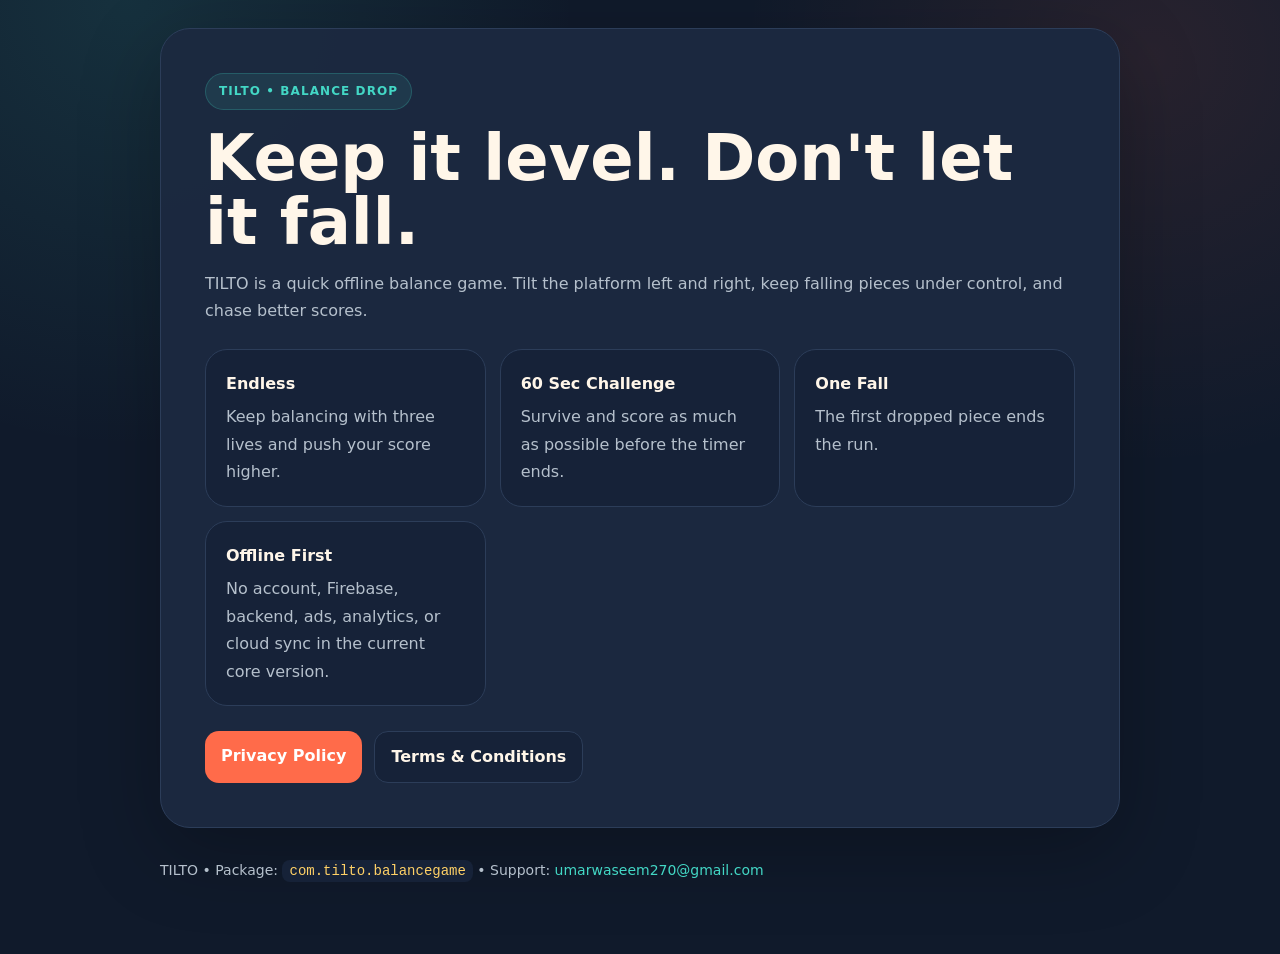
<file: docs/index.html>
<!doctype html>
<html lang="en">
<head>
  <meta charset="utf-8">
  <meta name="viewport" content="width=device-width,initial-scale=1">
  <title>TILTO — Balance Drop</title>
  <meta name="description" content="TILTO is an offline casual balance game where you tilt a platform and keep falling pieces from dropping.">
  <link rel="stylesheet" href="style.css">
</head>
<body>
<main class="wrap">
  <section class="hero">
    <span class="badge">TILTO • BALANCE DROP</span>
    <h1>Keep it level. Don't let it fall.</h1>
    <p class="muted">TILTO is a quick offline balance game. Tilt the platform left and right, keep falling pieces under control, and chase better scores.</p>

    <div class="grid">
      <div class="card"><strong>Endless</strong><span class="muted">Keep balancing with three lives and push your score higher.</span></div>
      <div class="card"><strong>60 Sec Challenge</strong><span class="muted">Survive and score as much as possible before the timer ends.</span></div>
      <div class="card"><strong>One Fall</strong><span class="muted">The first dropped piece ends the run.</span></div>
      <div class="card"><strong>Offline First</strong><span class="muted">No account, Firebase, backend, ads, analytics, or cloud sync in the current core version.</span></div>
    </div>

    <div class="nav">
      <a class="btn" href="privacy.html">Privacy Policy</a>
      <a class="btn alt" href="terms.html">Terms &amp; Conditions</a>
    </div>
  </section>

  <footer>
    TILTO • Package: <code>com.tilto.balancegame</code> • Support:
    <a href="mailto:umarwaseem270@gmail.com">umarwaseem270@gmail.com</a>
  </footer>
</main>
</body>
</html>
</file>
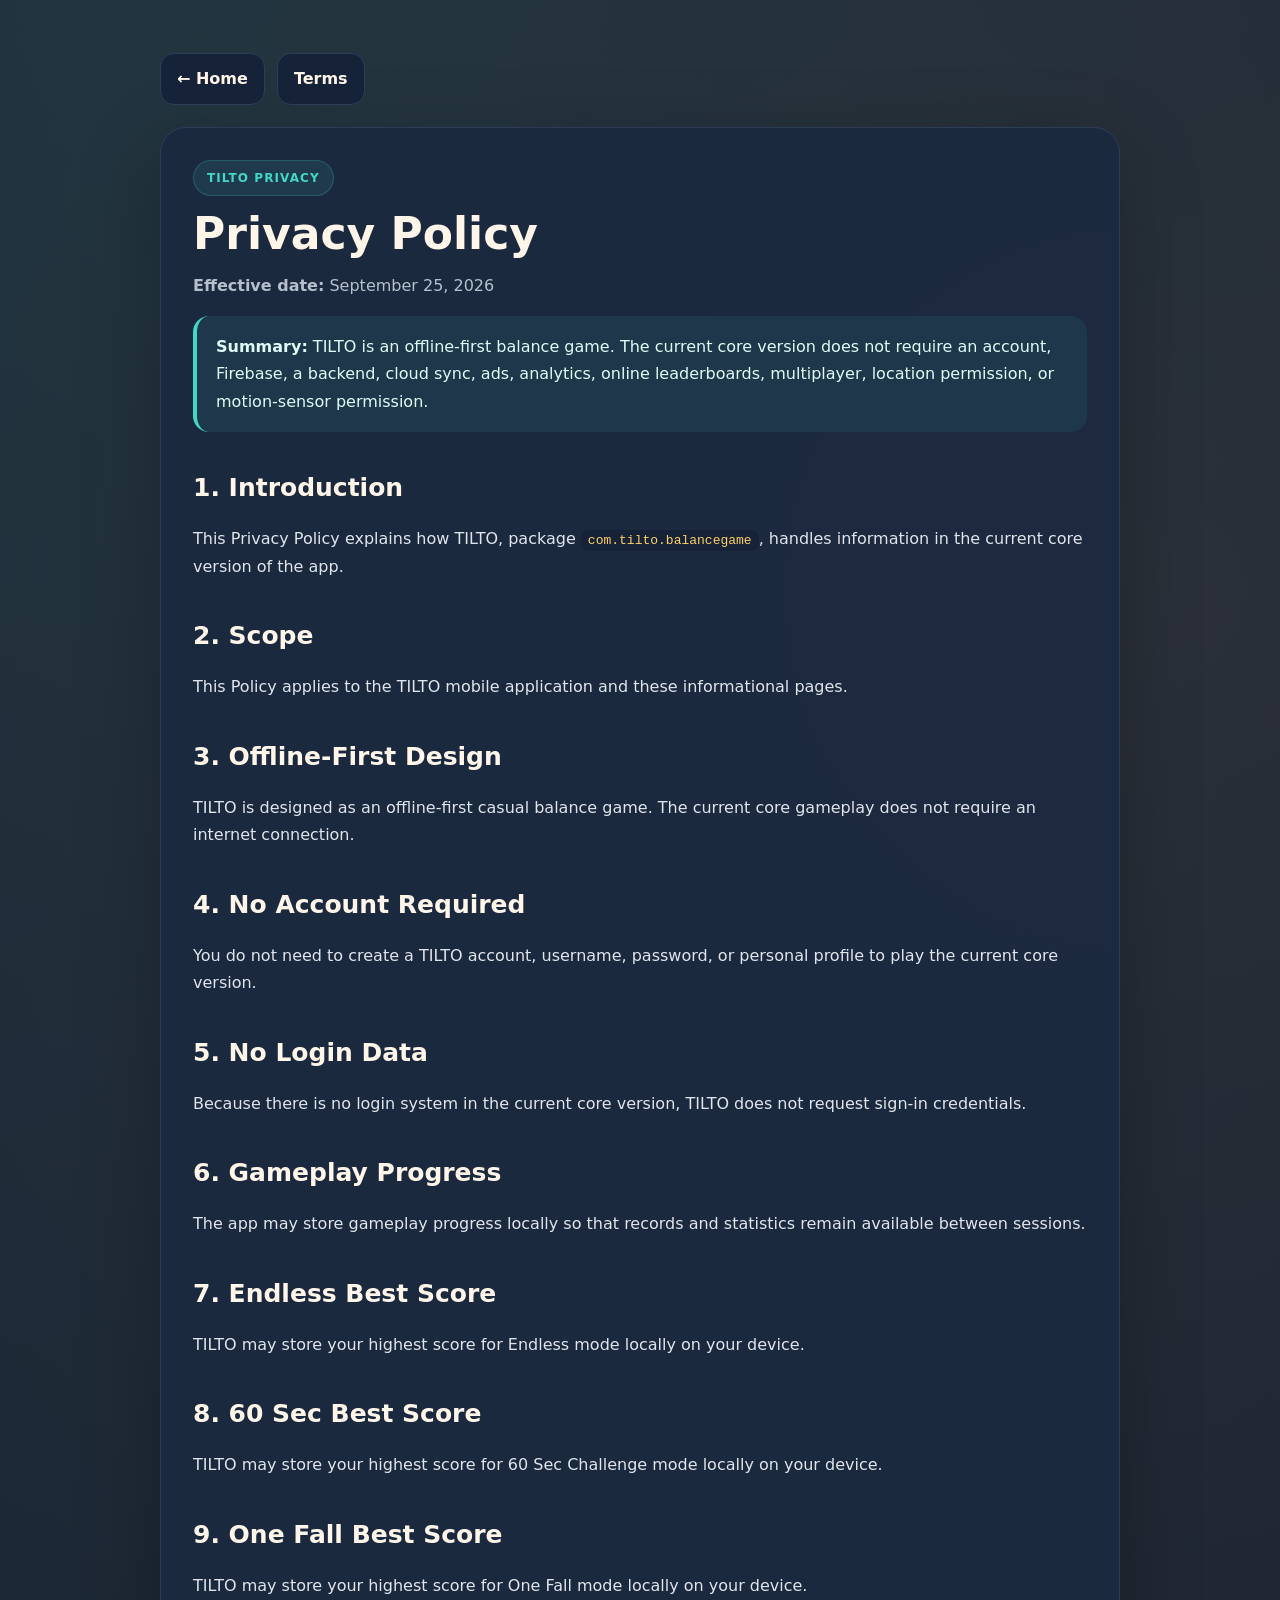
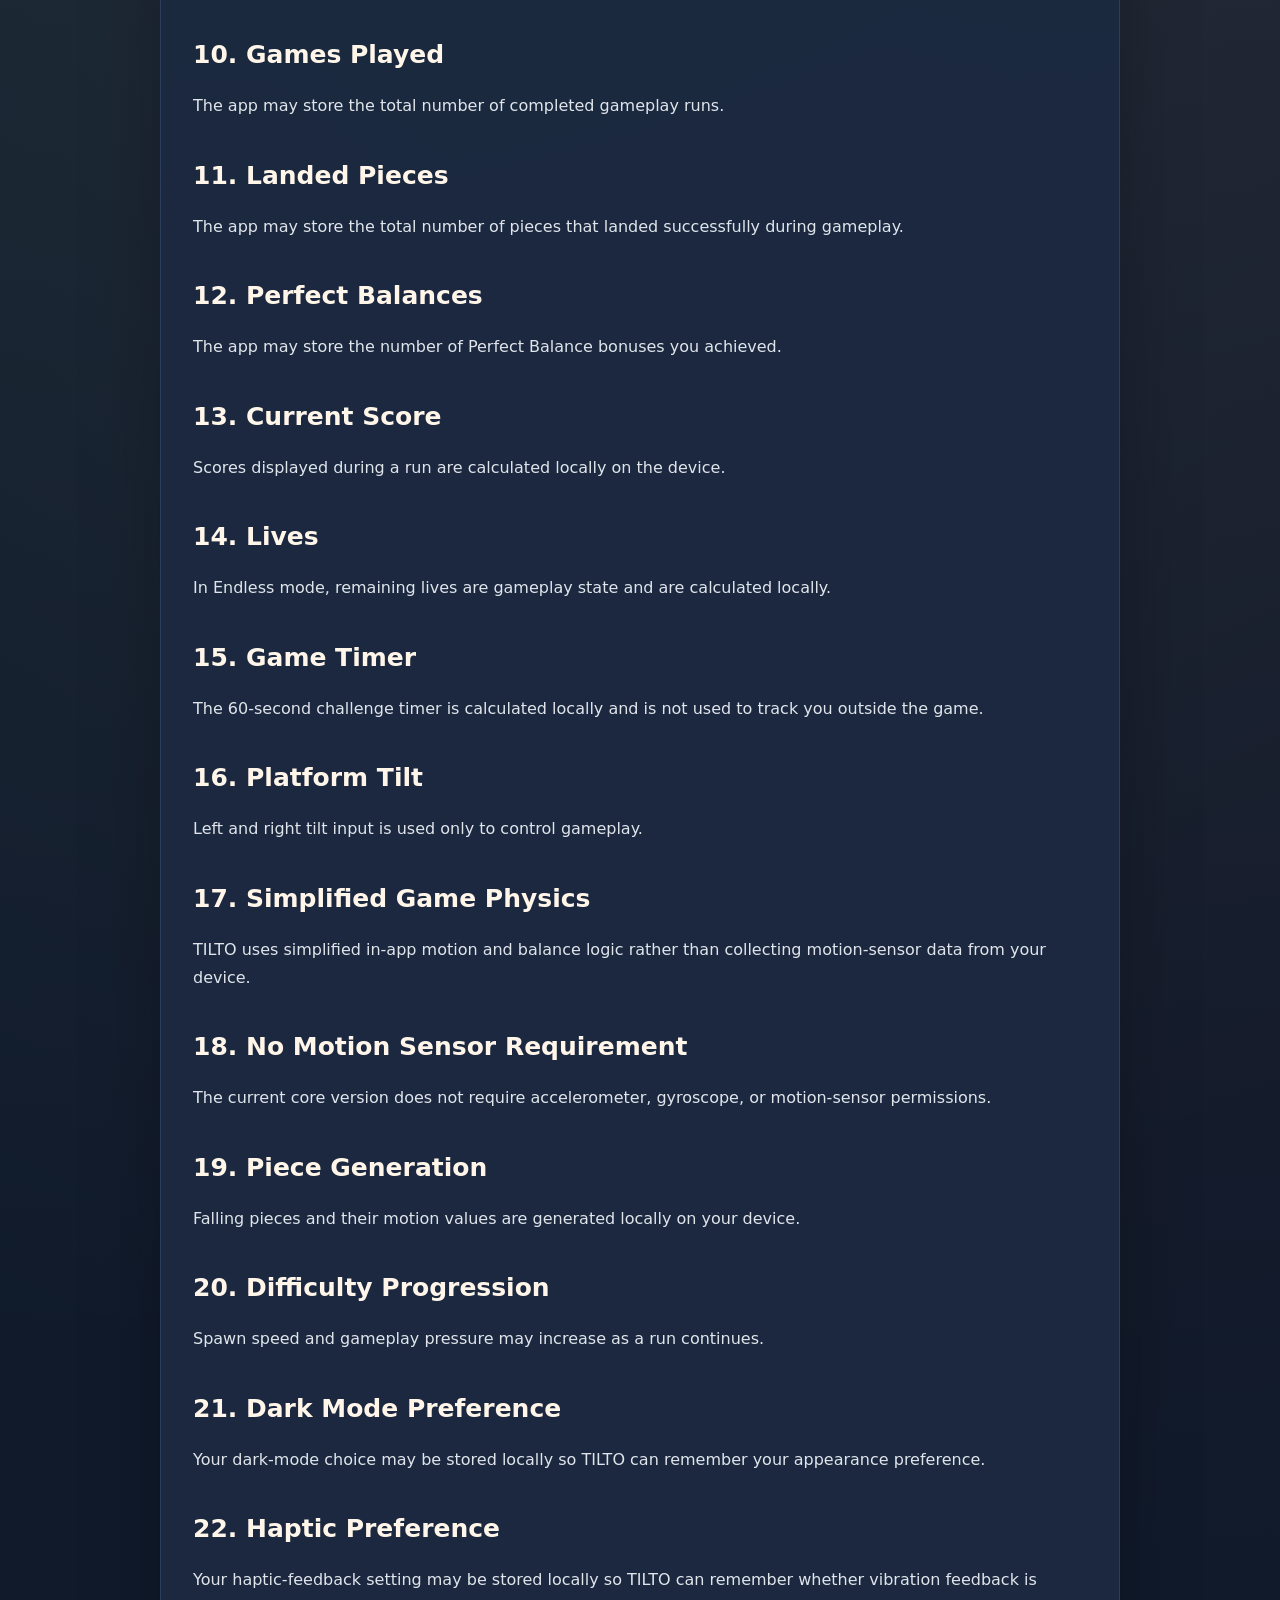
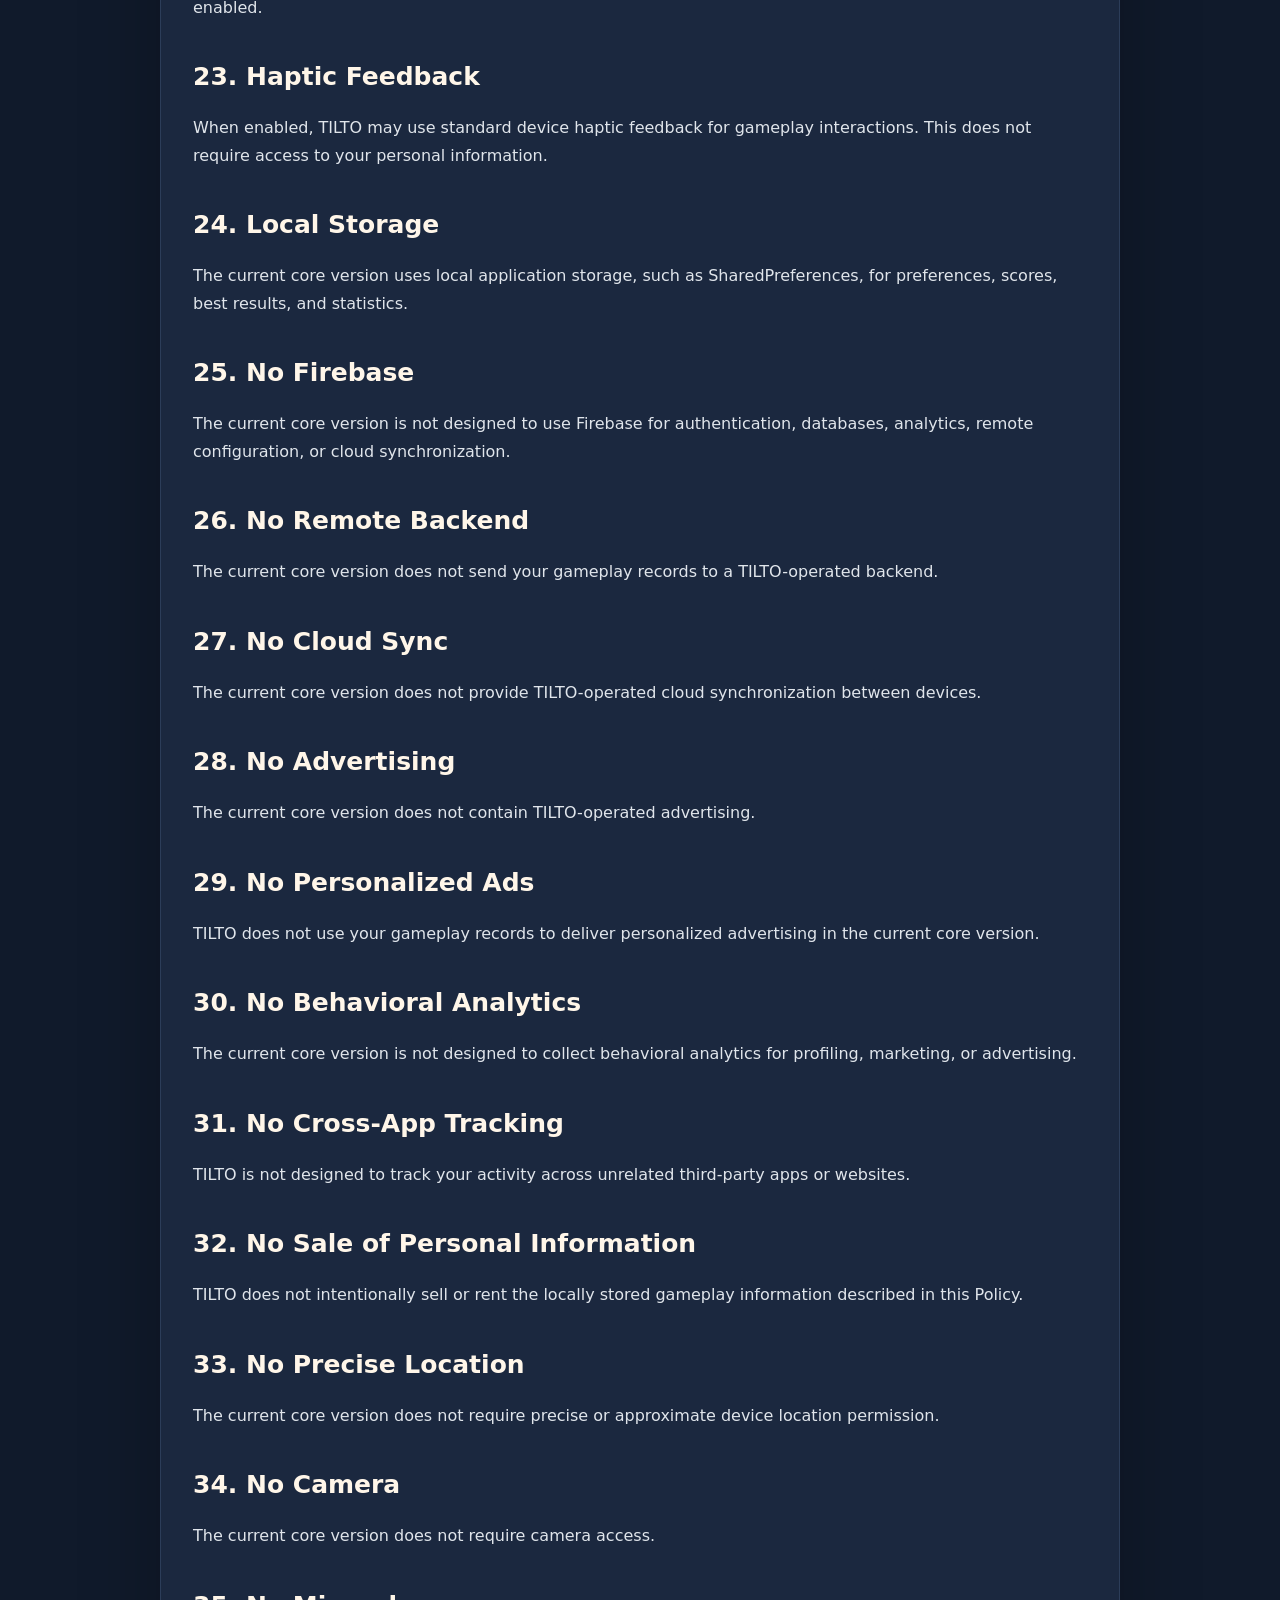
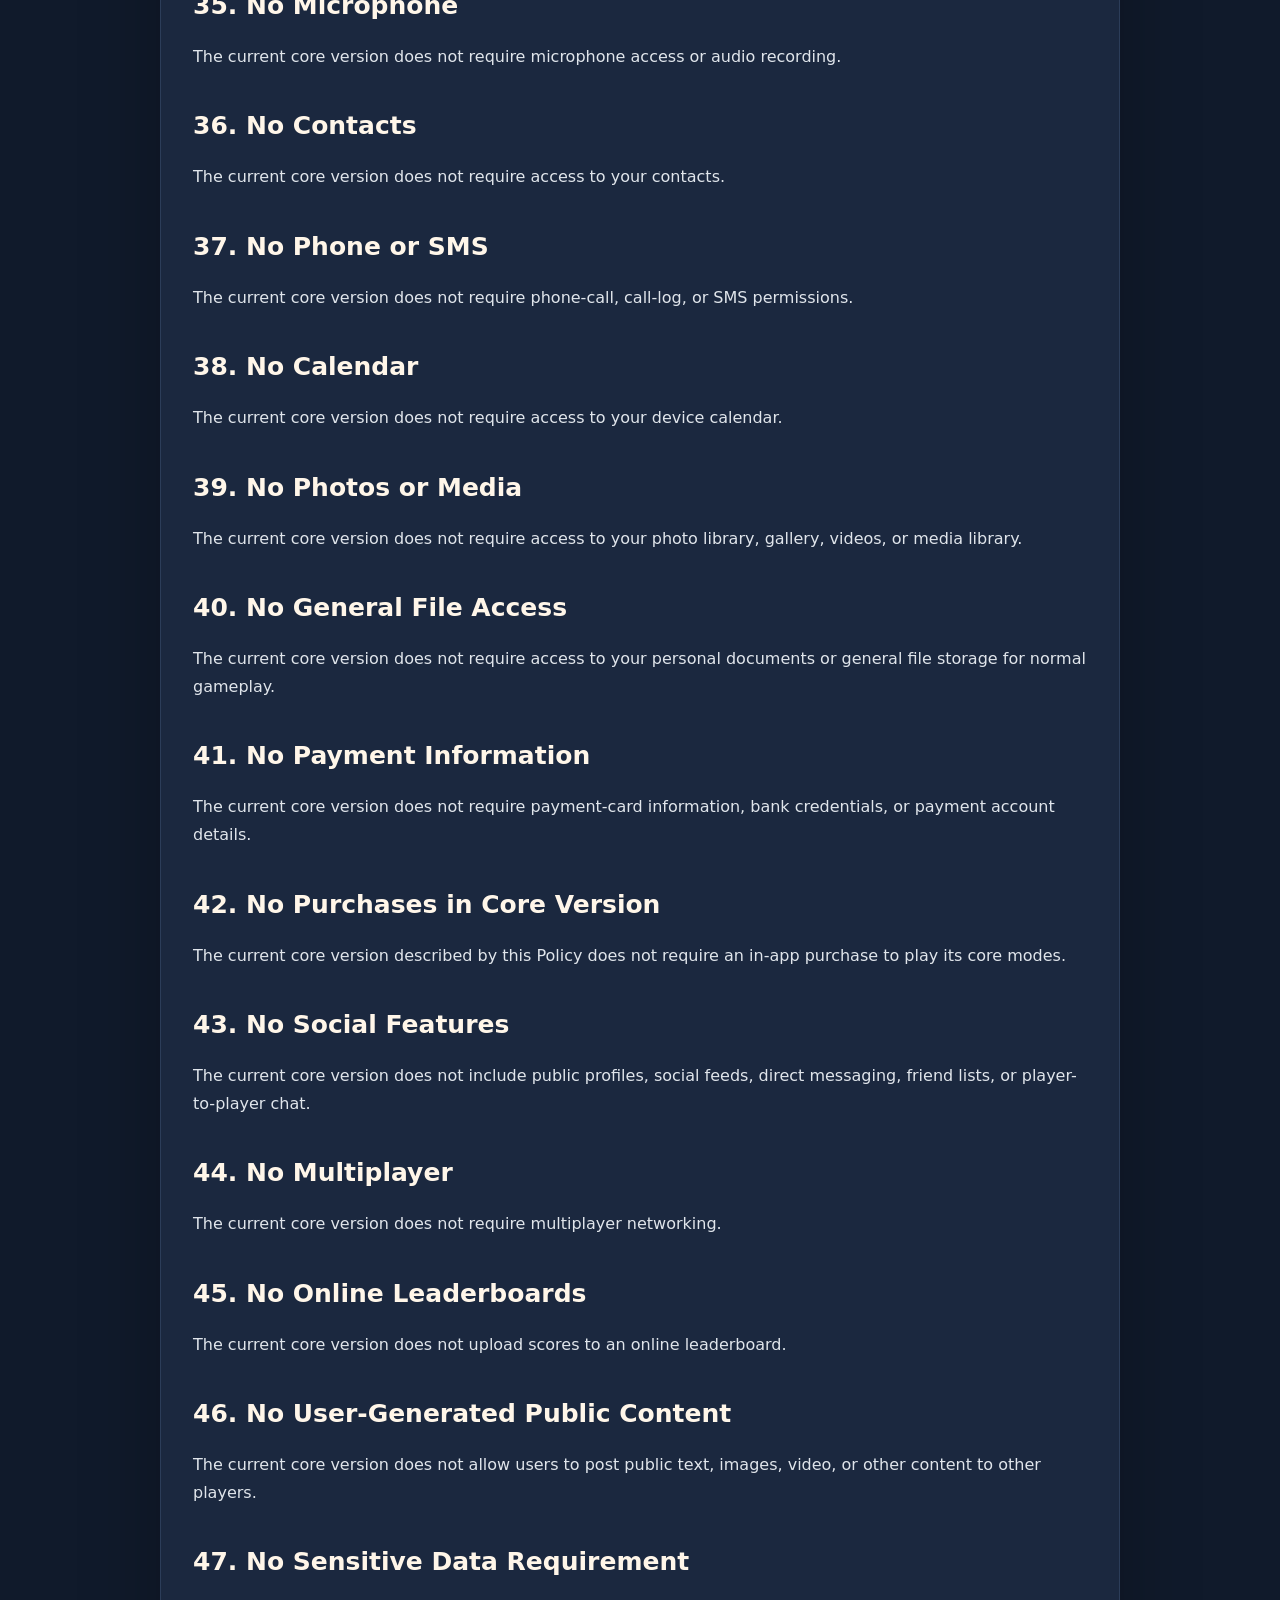
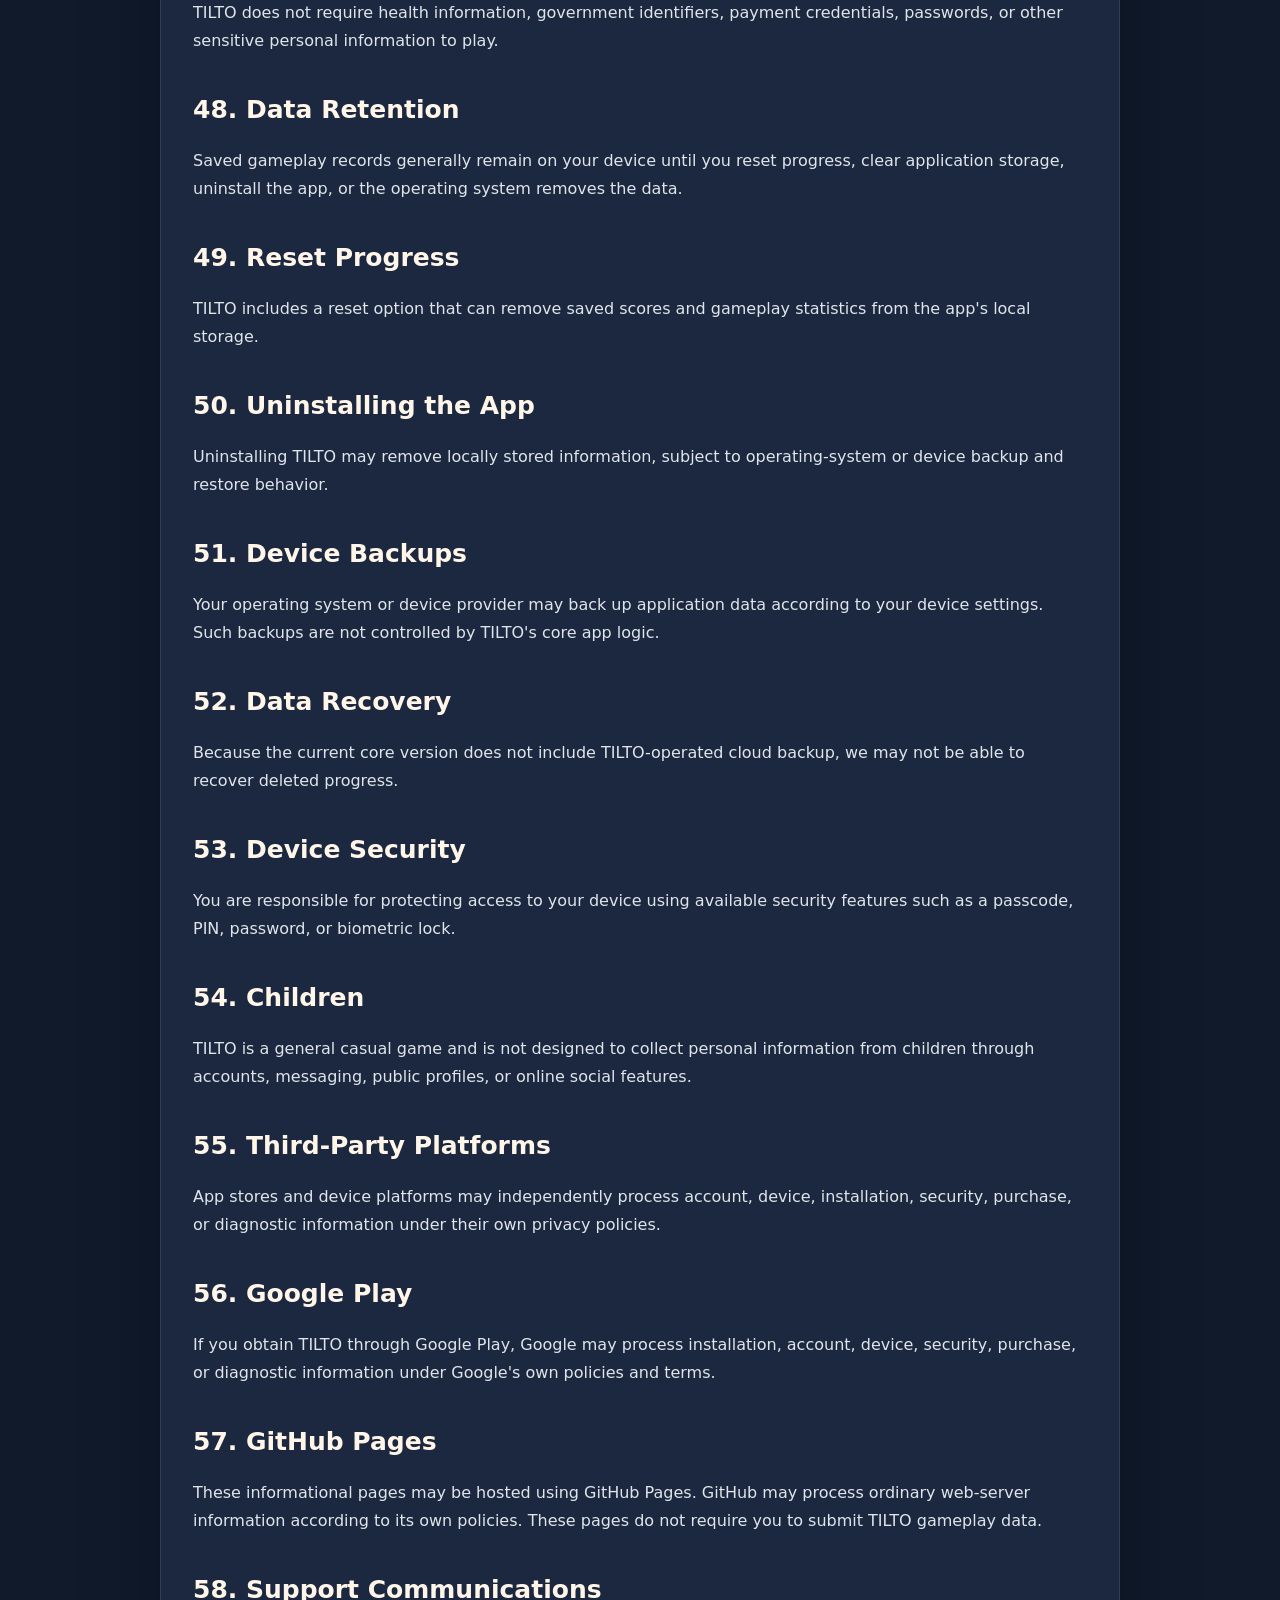
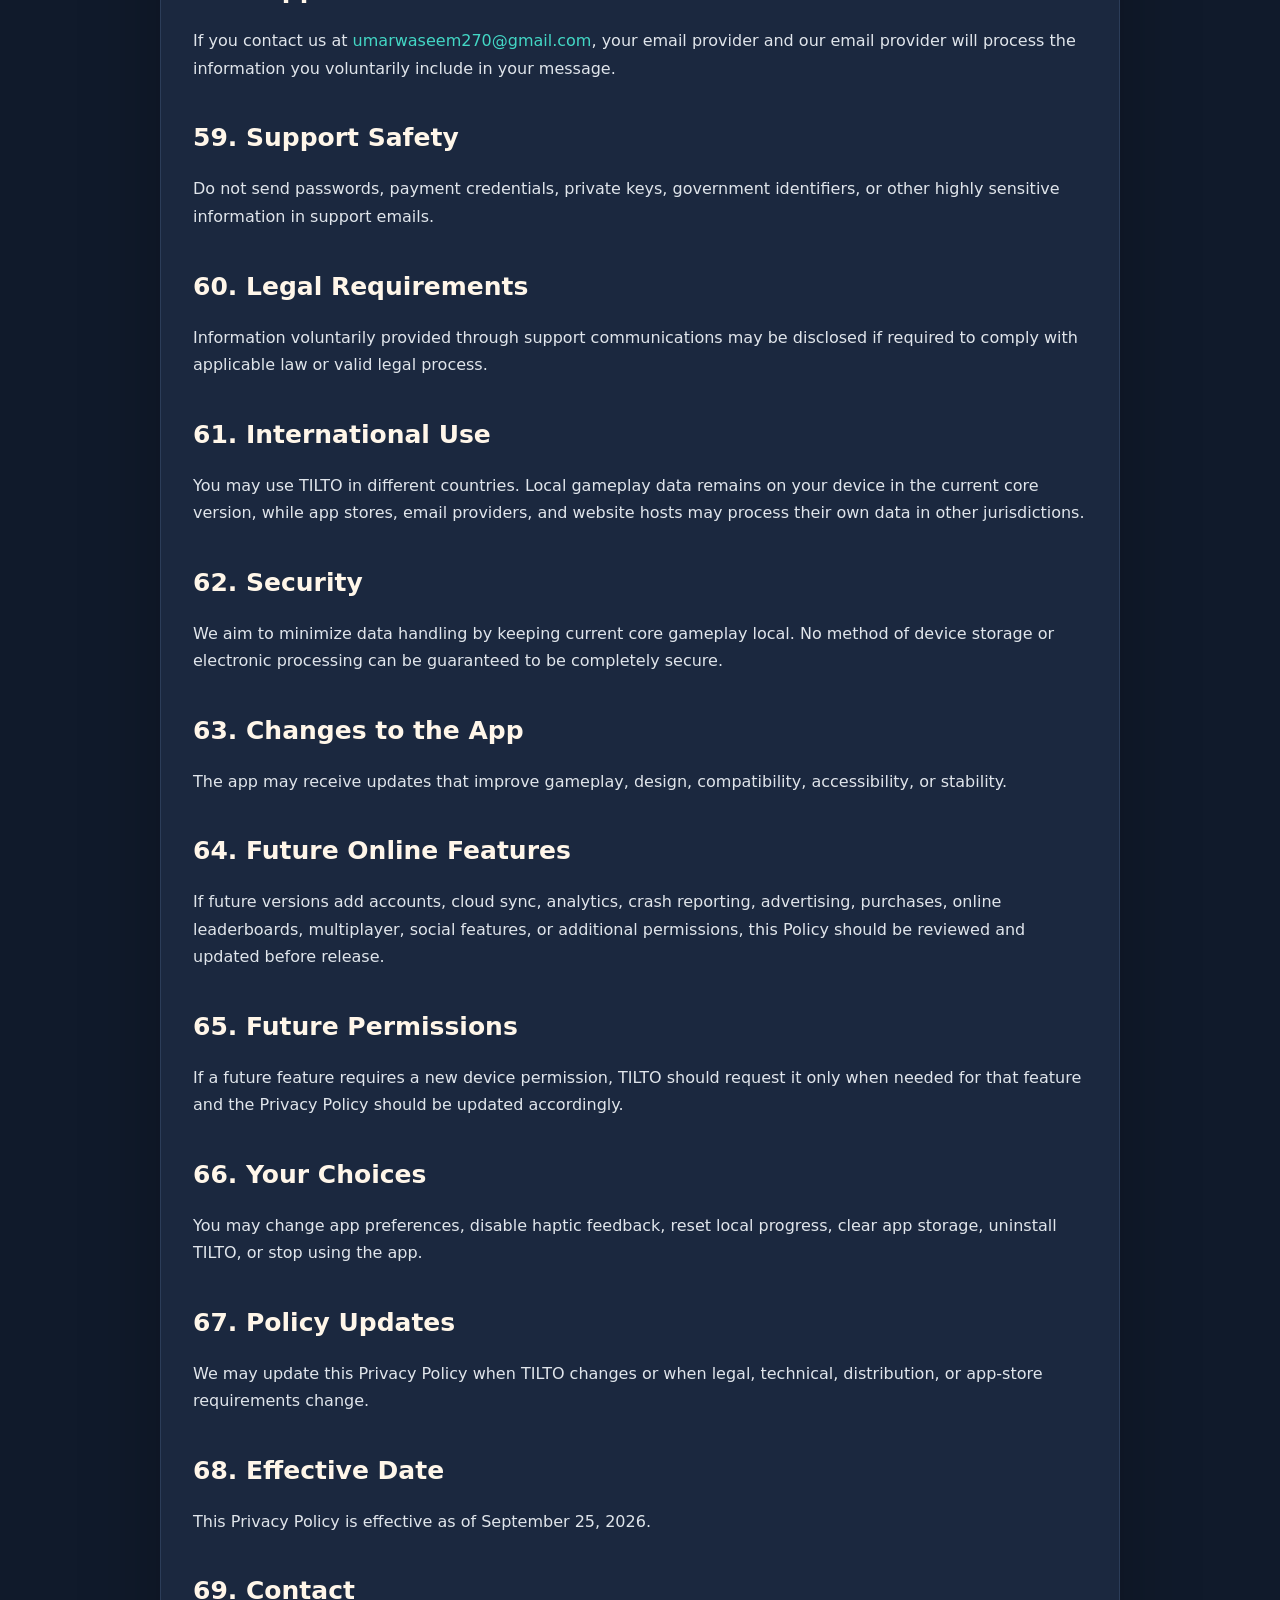
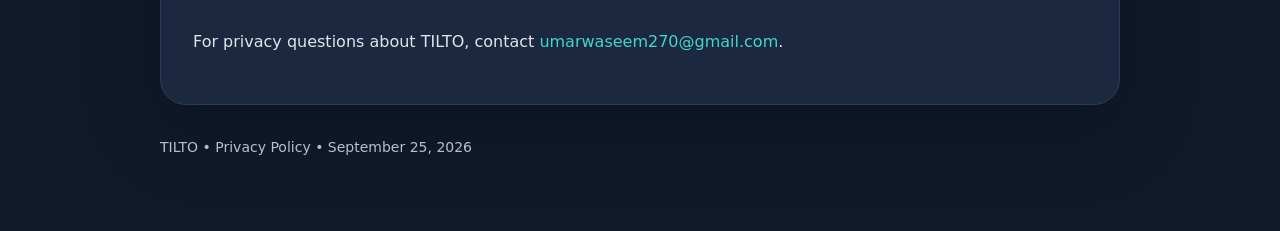
<file: docs/privacy.html>
<!doctype html>
<html lang="en">
<head>
  <meta charset="utf-8">
  <meta name="viewport" content="width=device-width,initial-scale=1">
  <title>Privacy Policy — TILTO</title>
  <meta name="description" content="Privacy Policy for TILTO, an offline casual balance game.">
  <link rel="stylesheet" href="style.css">
</head>
<body>
<main class="wrap">
  <div class="nav">
    <a class="btn alt" href="index.html">← Home</a>
    <a class="btn alt" href="terms.html">Terms</a>
  </div>

  <article class="article">
    <span class="badge">TILTO PRIVACY</span>
    <h1 style="font-size:44px">Privacy Policy</h1>
    <p class="muted"><strong>Effective date:</strong> September 25, 2026</p>

    <div class="notice">
      <strong>Summary:</strong> TILTO is an offline-first balance game. The current core version does not require an account, Firebase, a backend, cloud sync, ads, analytics, online leaderboards, multiplayer, location permission, or motion-sensor permission.
    </div>

    <h2>1. Introduction</h2>
<p>This Privacy Policy explains how TILTO, package <code>com.tilto.balancegame</code>, handles information in the current core version of the app.</p>
<h2>2. Scope</h2>
<p>This Policy applies to the TILTO mobile application and these informational pages.</p>
<h2>3. Offline-First Design</h2>
<p>TILTO is designed as an offline-first casual balance game. The current core gameplay does not require an internet connection.</p>
<h2>4. No Account Required</h2>
<p>You do not need to create a TILTO account, username, password, or personal profile to play the current core version.</p>
<h2>5. No Login Data</h2>
<p>Because there is no login system in the current core version, TILTO does not request sign-in credentials.</p>
<h2>6. Gameplay Progress</h2>
<p>The app may store gameplay progress locally so that records and statistics remain available between sessions.</p>
<h2>7. Endless Best Score</h2>
<p>TILTO may store your highest score for Endless mode locally on your device.</p>
<h2>8. 60 Sec Best Score</h2>
<p>TILTO may store your highest score for 60 Sec Challenge mode locally on your device.</p>
<h2>9. One Fall Best Score</h2>
<p>TILTO may store your highest score for One Fall mode locally on your device.</p>
<h2>10. Games Played</h2>
<p>The app may store the total number of completed gameplay runs.</p>
<h2>11. Landed Pieces</h2>
<p>The app may store the total number of pieces that landed successfully during gameplay.</p>
<h2>12. Perfect Balances</h2>
<p>The app may store the number of Perfect Balance bonuses you achieved.</p>
<h2>13. Current Score</h2>
<p>Scores displayed during a run are calculated locally on the device.</p>
<h2>14. Lives</h2>
<p>In Endless mode, remaining lives are gameplay state and are calculated locally.</p>
<h2>15. Game Timer</h2>
<p>The 60-second challenge timer is calculated locally and is not used to track you outside the game.</p>
<h2>16. Platform Tilt</h2>
<p>Left and right tilt input is used only to control gameplay.</p>
<h2>17. Simplified Game Physics</h2>
<p>TILTO uses simplified in-app motion and balance logic rather than collecting motion-sensor data from your device.</p>
<h2>18. No Motion Sensor Requirement</h2>
<p>The current core version does not require accelerometer, gyroscope, or motion-sensor permissions.</p>
<h2>19. Piece Generation</h2>
<p>Falling pieces and their motion values are generated locally on your device.</p>
<h2>20. Difficulty Progression</h2>
<p>Spawn speed and gameplay pressure may increase as a run continues.</p>
<h2>21. Dark Mode Preference</h2>
<p>Your dark-mode choice may be stored locally so TILTO can remember your appearance preference.</p>
<h2>22. Haptic Preference</h2>
<p>Your haptic-feedback setting may be stored locally so TILTO can remember whether vibration feedback is enabled.</p>
<h2>23. Haptic Feedback</h2>
<p>When enabled, TILTO may use standard device haptic feedback for gameplay interactions. This does not require access to your personal information.</p>
<h2>24. Local Storage</h2>
<p>The current core version uses local application storage, such as SharedPreferences, for preferences, scores, best results, and statistics.</p>
<h2>25. No Firebase</h2>
<p>The current core version is not designed to use Firebase for authentication, databases, analytics, remote configuration, or cloud synchronization.</p>
<h2>26. No Remote Backend</h2>
<p>The current core version does not send your gameplay records to a TILTO-operated backend.</p>
<h2>27. No Cloud Sync</h2>
<p>The current core version does not provide TILTO-operated cloud synchronization between devices.</p>
<h2>28. No Advertising</h2>
<p>The current core version does not contain TILTO-operated advertising.</p>
<h2>29. No Personalized Ads</h2>
<p>TILTO does not use your gameplay records to deliver personalized advertising in the current core version.</p>
<h2>30. No Behavioral Analytics</h2>
<p>The current core version is not designed to collect behavioral analytics for profiling, marketing, or advertising.</p>
<h2>31. No Cross-App Tracking</h2>
<p>TILTO is not designed to track your activity across unrelated third-party apps or websites.</p>
<h2>32. No Sale of Personal Information</h2>
<p>TILTO does not intentionally sell or rent the locally stored gameplay information described in this Policy.</p>
<h2>33. No Precise Location</h2>
<p>The current core version does not require precise or approximate device location permission.</p>
<h2>34. No Camera</h2>
<p>The current core version does not require camera access.</p>
<h2>35. No Microphone</h2>
<p>The current core version does not require microphone access or audio recording.</p>
<h2>36. No Contacts</h2>
<p>The current core version does not require access to your contacts.</p>
<h2>37. No Phone or SMS</h2>
<p>The current core version does not require phone-call, call-log, or SMS permissions.</p>
<h2>38. No Calendar</h2>
<p>The current core version does not require access to your device calendar.</p>
<h2>39. No Photos or Media</h2>
<p>The current core version does not require access to your photo library, gallery, videos, or media library.</p>
<h2>40. No General File Access</h2>
<p>The current core version does not require access to your personal documents or general file storage for normal gameplay.</p>
<h2>41. No Payment Information</h2>
<p>The current core version does not require payment-card information, bank credentials, or payment account details.</p>
<h2>42. No Purchases in Core Version</h2>
<p>The current core version described by this Policy does not require an in-app purchase to play its core modes.</p>
<h2>43. No Social Features</h2>
<p>The current core version does not include public profiles, social feeds, direct messaging, friend lists, or player-to-player chat.</p>
<h2>44. No Multiplayer</h2>
<p>The current core version does not require multiplayer networking.</p>
<h2>45. No Online Leaderboards</h2>
<p>The current core version does not upload scores to an online leaderboard.</p>
<h2>46. No User-Generated Public Content</h2>
<p>The current core version does not allow users to post public text, images, video, or other content to other players.</p>
<h2>47. No Sensitive Data Requirement</h2>
<p>TILTO does not require health information, government identifiers, payment credentials, passwords, or other sensitive personal information to play.</p>
<h2>48. Data Retention</h2>
<p>Saved gameplay records generally remain on your device until you reset progress, clear application storage, uninstall the app, or the operating system removes the data.</p>
<h2>49. Reset Progress</h2>
<p>TILTO includes a reset option that can remove saved scores and gameplay statistics from the app's local storage.</p>
<h2>50. Uninstalling the App</h2>
<p>Uninstalling TILTO may remove locally stored information, subject to operating-system or device backup and restore behavior.</p>
<h2>51. Device Backups</h2>
<p>Your operating system or device provider may back up application data according to your device settings. Such backups are not controlled by TILTO's core app logic.</p>
<h2>52. Data Recovery</h2>
<p>Because the current core version does not include TILTO-operated cloud backup, we may not be able to recover deleted progress.</p>
<h2>53. Device Security</h2>
<p>You are responsible for protecting access to your device using available security features such as a passcode, PIN, password, or biometric lock.</p>
<h2>54. Children</h2>
<p>TILTO is a general casual game and is not designed to collect personal information from children through accounts, messaging, public profiles, or online social features.</p>
<h2>55. Third-Party Platforms</h2>
<p>App stores and device platforms may independently process account, device, installation, security, purchase, or diagnostic information under their own privacy policies.</p>
<h2>56. Google Play</h2>
<p>If you obtain TILTO through Google Play, Google may process installation, account, device, security, purchase, or diagnostic information under Google's own policies and terms.</p>
<h2>57. GitHub Pages</h2>
<p>These informational pages may be hosted using GitHub Pages. GitHub may process ordinary web-server information according to its own policies. These pages do not require you to submit TILTO gameplay data.</p>
<h2>58. Support Communications</h2>
<p>If you contact us at <a href='mailto:umarwaseem270@gmail.com'>umarwaseem270@gmail.com</a>, your email provider and our email provider will process the information you voluntarily include in your message.</p>
<h2>59. Support Safety</h2>
<p>Do not send passwords, payment credentials, private keys, government identifiers, or other highly sensitive information in support emails.</p>
<h2>60. Legal Requirements</h2>
<p>Information voluntarily provided through support communications may be disclosed if required to comply with applicable law or valid legal process.</p>
<h2>61. International Use</h2>
<p>You may use TILTO in different countries. Local gameplay data remains on your device in the current core version, while app stores, email providers, and website hosts may process their own data in other jurisdictions.</p>
<h2>62. Security</h2>
<p>We aim to minimize data handling by keeping current core gameplay local. No method of device storage or electronic processing can be guaranteed to be completely secure.</p>
<h2>63. Changes to the App</h2>
<p>The app may receive updates that improve gameplay, design, compatibility, accessibility, or stability.</p>
<h2>64. Future Online Features</h2>
<p>If future versions add accounts, cloud sync, analytics, crash reporting, advertising, purchases, online leaderboards, multiplayer, social features, or additional permissions, this Policy should be reviewed and updated before release.</p>
<h2>65. Future Permissions</h2>
<p>If a future feature requires a new device permission, TILTO should request it only when needed for that feature and the Privacy Policy should be updated accordingly.</p>
<h2>66. Your Choices</h2>
<p>You may change app preferences, disable haptic feedback, reset local progress, clear app storage, uninstall TILTO, or stop using the app.</p>
<h2>67. Policy Updates</h2>
<p>We may update this Privacy Policy when TILTO changes or when legal, technical, distribution, or app-store requirements change.</p>
<h2>68. Effective Date</h2>
<p>This Privacy Policy is effective as of September 25, 2026.</p>
<h2>69. Contact</h2>
<p>For privacy questions about TILTO, contact <a href='mailto:umarwaseem270@gmail.com'>umarwaseem270@gmail.com</a>.</p>
  </article>

  <footer>TILTO • Privacy Policy • September 25, 2026</footer>
</main>
</body>
</html>
</file>
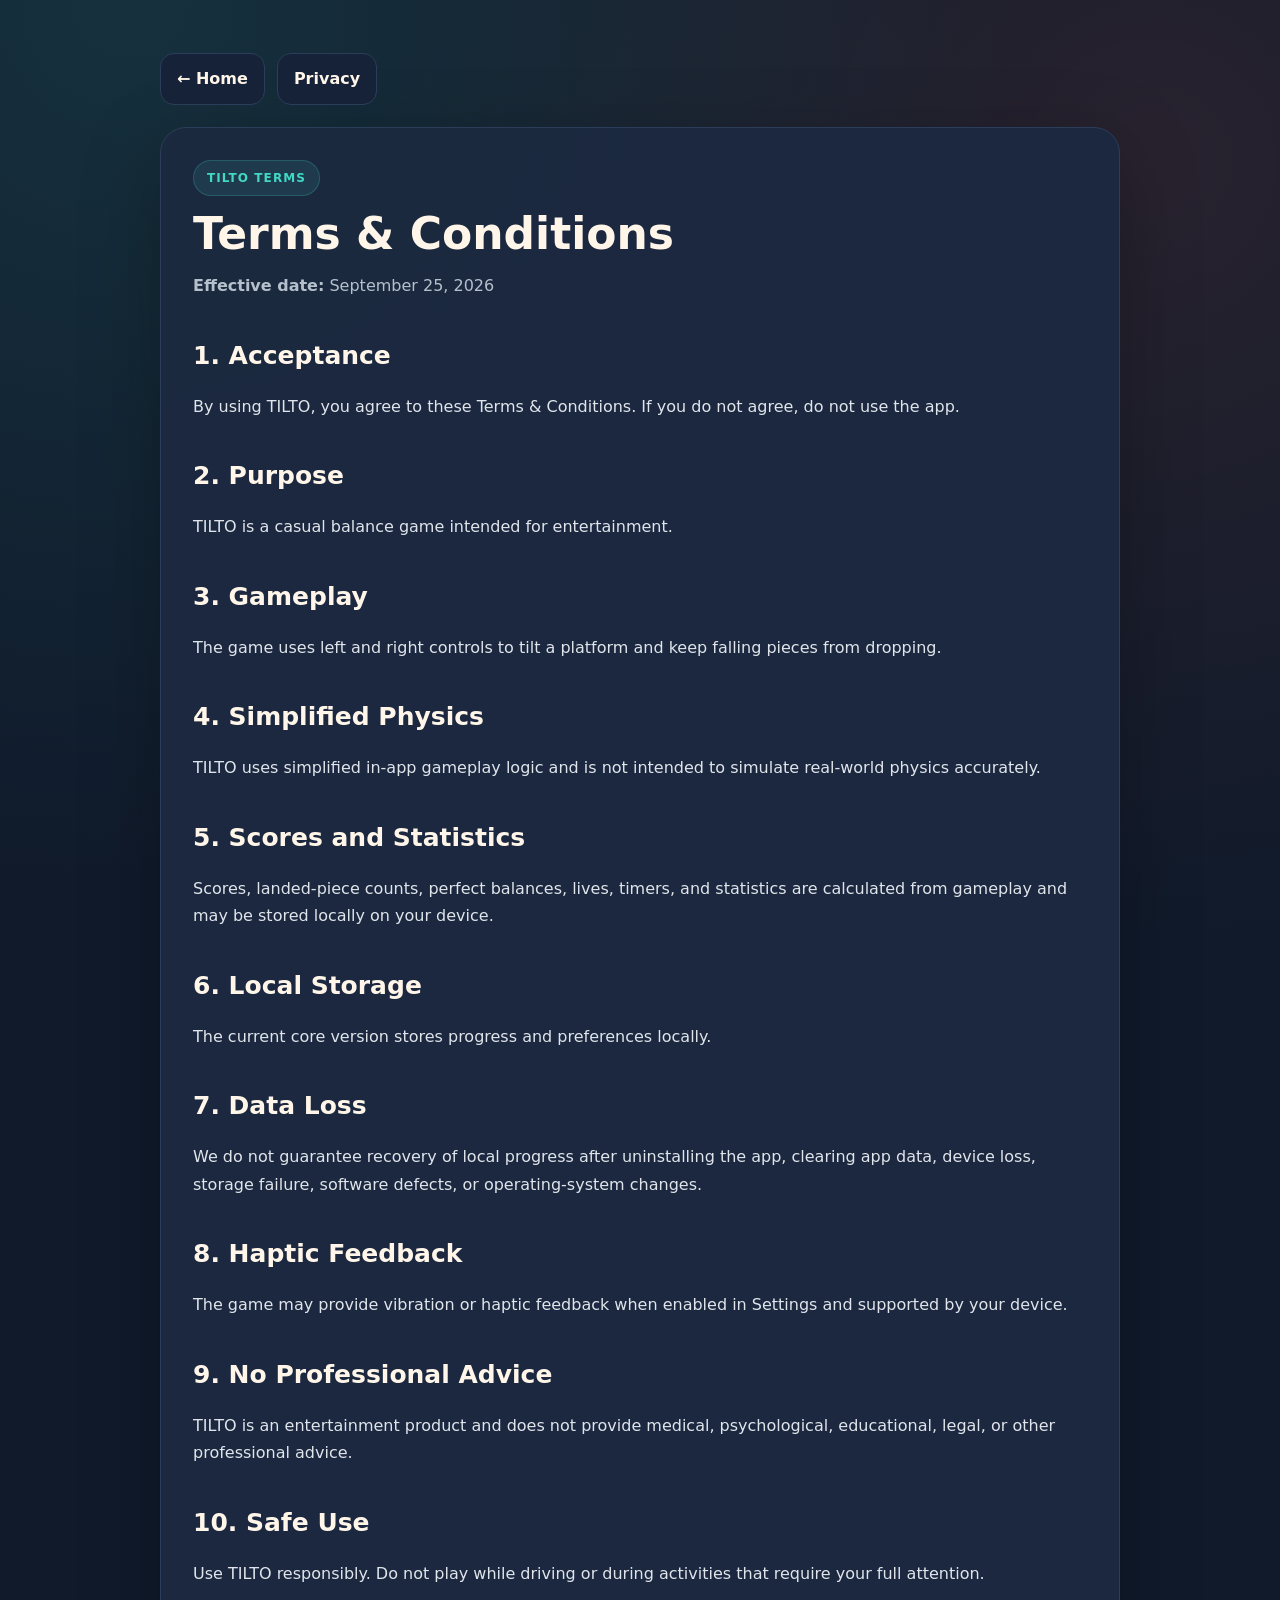
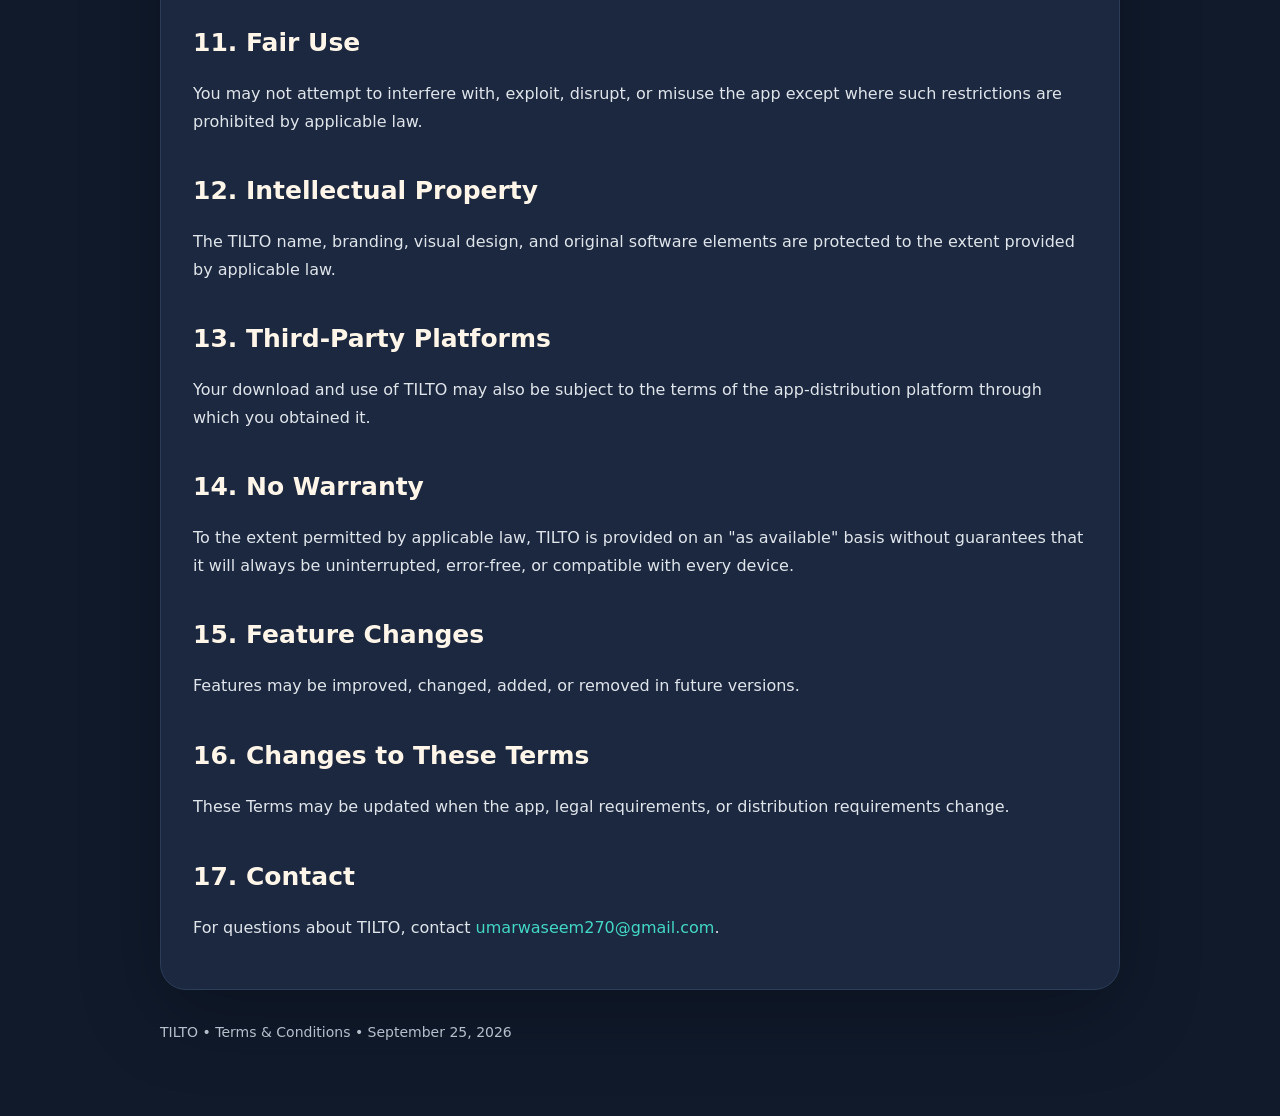
<file: docs/terms.html>
<!doctype html>
<html lang="en">
<head>
  <meta charset="utf-8">
  <meta name="viewport" content="width=device-width,initial-scale=1">
  <title>Terms &amp; Conditions — TILTO</title>
  <meta name="description" content="Terms and Conditions for TILTO.">
  <link rel="stylesheet" href="style.css">
</head>
<body>
<main class="wrap">
  <div class="nav">
    <a class="btn alt" href="index.html">← Home</a>
    <a class="btn alt" href="privacy.html">Privacy</a>
  </div>

  <article class="article">
    <span class="badge">TILTO TERMS</span>
    <h1 style="font-size:44px">Terms &amp; Conditions</h1>
    <p class="muted"><strong>Effective date:</strong> September 25, 2026</p>

    <h2>1. Acceptance</h2>
    <p>By using TILTO, you agree to these Terms &amp; Conditions. If you do not agree, do not use the app.</p>

    <h2>2. Purpose</h2>
    <p>TILTO is a casual balance game intended for entertainment.</p>

    <h2>3. Gameplay</h2>
    <p>The game uses left and right controls to tilt a platform and keep falling pieces from dropping.</p>

    <h2>4. Simplified Physics</h2>
    <p>TILTO uses simplified in-app gameplay logic and is not intended to simulate real-world physics accurately.</p>

    <h2>5. Scores and Statistics</h2>
    <p>Scores, landed-piece counts, perfect balances, lives, timers, and statistics are calculated from gameplay and may be stored locally on your device.</p>

    <h2>6. Local Storage</h2>
    <p>The current core version stores progress and preferences locally.</p>

    <h2>7. Data Loss</h2>
    <p>We do not guarantee recovery of local progress after uninstalling the app, clearing app data, device loss, storage failure, software defects, or operating-system changes.</p>

    <h2>8. Haptic Feedback</h2>
    <p>The game may provide vibration or haptic feedback when enabled in Settings and supported by your device.</p>

    <h2>9. No Professional Advice</h2>
    <p>TILTO is an entertainment product and does not provide medical, psychological, educational, legal, or other professional advice.</p>

    <h2>10. Safe Use</h2>
    <p>Use TILTO responsibly. Do not play while driving or during activities that require your full attention.</p>

    <h2>11. Fair Use</h2>
    <p>You may not attempt to interfere with, exploit, disrupt, or misuse the app except where such restrictions are prohibited by applicable law.</p>

    <h2>12. Intellectual Property</h2>
    <p>The TILTO name, branding, visual design, and original software elements are protected to the extent provided by applicable law.</p>

    <h2>13. Third-Party Platforms</h2>
    <p>Your download and use of TILTO may also be subject to the terms of the app-distribution platform through which you obtained it.</p>

    <h2>14. No Warranty</h2>
    <p>To the extent permitted by applicable law, TILTO is provided on an "as available" basis without guarantees that it will always be uninterrupted, error-free, or compatible with every device.</p>

    <h2>15. Feature Changes</h2>
    <p>Features may be improved, changed, added, or removed in future versions.</p>

    <h2>16. Changes to These Terms</h2>
    <p>These Terms may be updated when the app, legal requirements, or distribution requirements change.</p>

    <h2>17. Contact</h2>
    <p>For questions about TILTO, contact <a href="mailto:umarwaseem270@gmail.com">umarwaseem270@gmail.com</a>.</p>
  </article>

  <footer>TILTO • Terms &amp; Conditions • September 25, 2026</footer>
</main>
</body>
</html>
</file>
<file: docs/style.css>
:root{
  --navy:#101A2B;
  --panel:#1C2940;
  --coral:#FF6B4A;
  --aqua:#43D7C5;
  --cream:#FFF6E9;
  --yellow:#FFD166;
  --muted:#B5C0CC;
  --line:#2C3D59;
}
*{box-sizing:border-box}
html{scroll-behavior:smooth}
body{
  margin:0;
  font-family:Inter,ui-sans-serif,system-ui,-apple-system,BlinkMacSystemFont,"Segoe UI",Roboto,Arial,sans-serif;
  color:var(--cream);
  background:
    radial-gradient(circle at 10% 0%,rgba(67,215,197,.12),transparent 30%),
    radial-gradient(circle at 90% 6%,rgba(255,107,74,.10),transparent 28%),
    var(--navy);
  line-height:1.72;
}
a{color:var(--aqua);text-decoration:none}
a:hover{text-decoration:underline}
.wrap{max-width:1000px;margin:auto;padding:28px 20px 72px}
.hero,.article{
  background:rgba(28,41,64,.96);
  border:1px solid var(--line);
  box-shadow:0 24px 80px rgba(0,0,0,.25);
}
.hero{padding:44px;border-radius:30px}
.article{margin-top:22px;padding:32px;border-radius:26px}
.badge{
  display:inline-flex;
  padding:7px 13px;
  border-radius:999px;
  background:rgba(67,215,197,.10);
  border:1px solid rgba(67,215,197,.22);
  color:var(--aqua);
  font-size:12px;
  font-weight:900;
  letter-spacing:.09em;
}
h1{font-size:clamp(38px,7vw,64px);line-height:1;margin:16px 0 12px}
h2{font-size:25px;margin-top:34px;margin-bottom:8px}
p,li{color:#E0E5EB}
.muted{color:var(--muted)}
.grid{display:grid;grid-template-columns:repeat(auto-fit,minmax(220px,1fr));gap:14px;margin-top:24px}
.card{
  padding:20px;
  border-radius:22px;
  background:#162238;
  border:1px solid var(--line);
}
.card strong{display:block;margin-bottom:6px;color:var(--cream)}
.nav{display:flex;gap:12px;flex-wrap:wrap;margin:25px 0 0}
.btn{
  display:inline-block;
  padding:11px 16px;
  border-radius:14px;
  background:var(--coral);
  color:white;
  font-weight:900;
}
.btn.alt{
  background:#162238;
  border:1px solid var(--line);
  color:var(--cream);
}
.notice{
  padding:17px 19px;
  border-radius:16px;
  background:rgba(67,215,197,.08);
  border-left:4px solid var(--aqua);
  color:#DFFBF6;
}
code{
  background:#162238;
  padding:3px 7px;
  border-radius:8px;
  color:var(--yellow);
}
footer{margin-top:30px;color:var(--muted);font-size:14px}
@media(max-width:600px){
  .wrap{padding:18px 14px 50px}
  .hero,.article{padding:22px}
}
</file>
